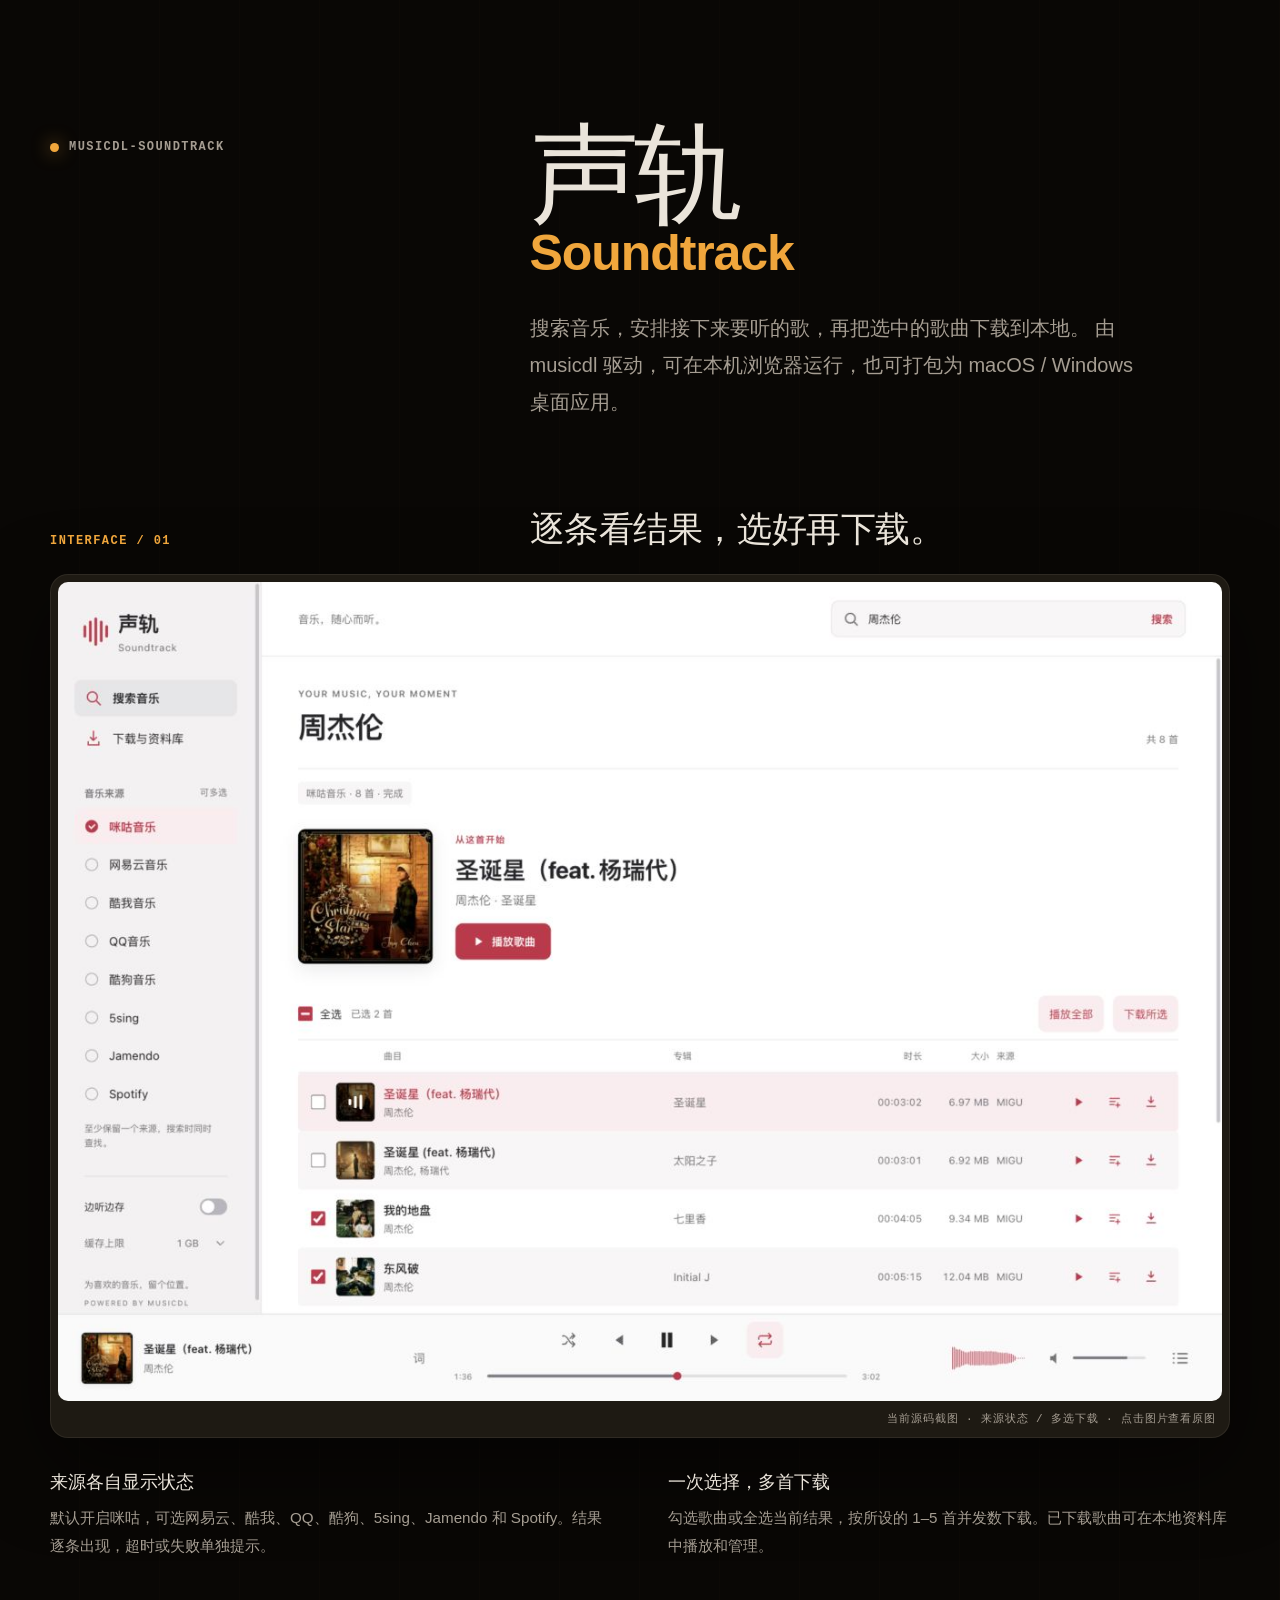
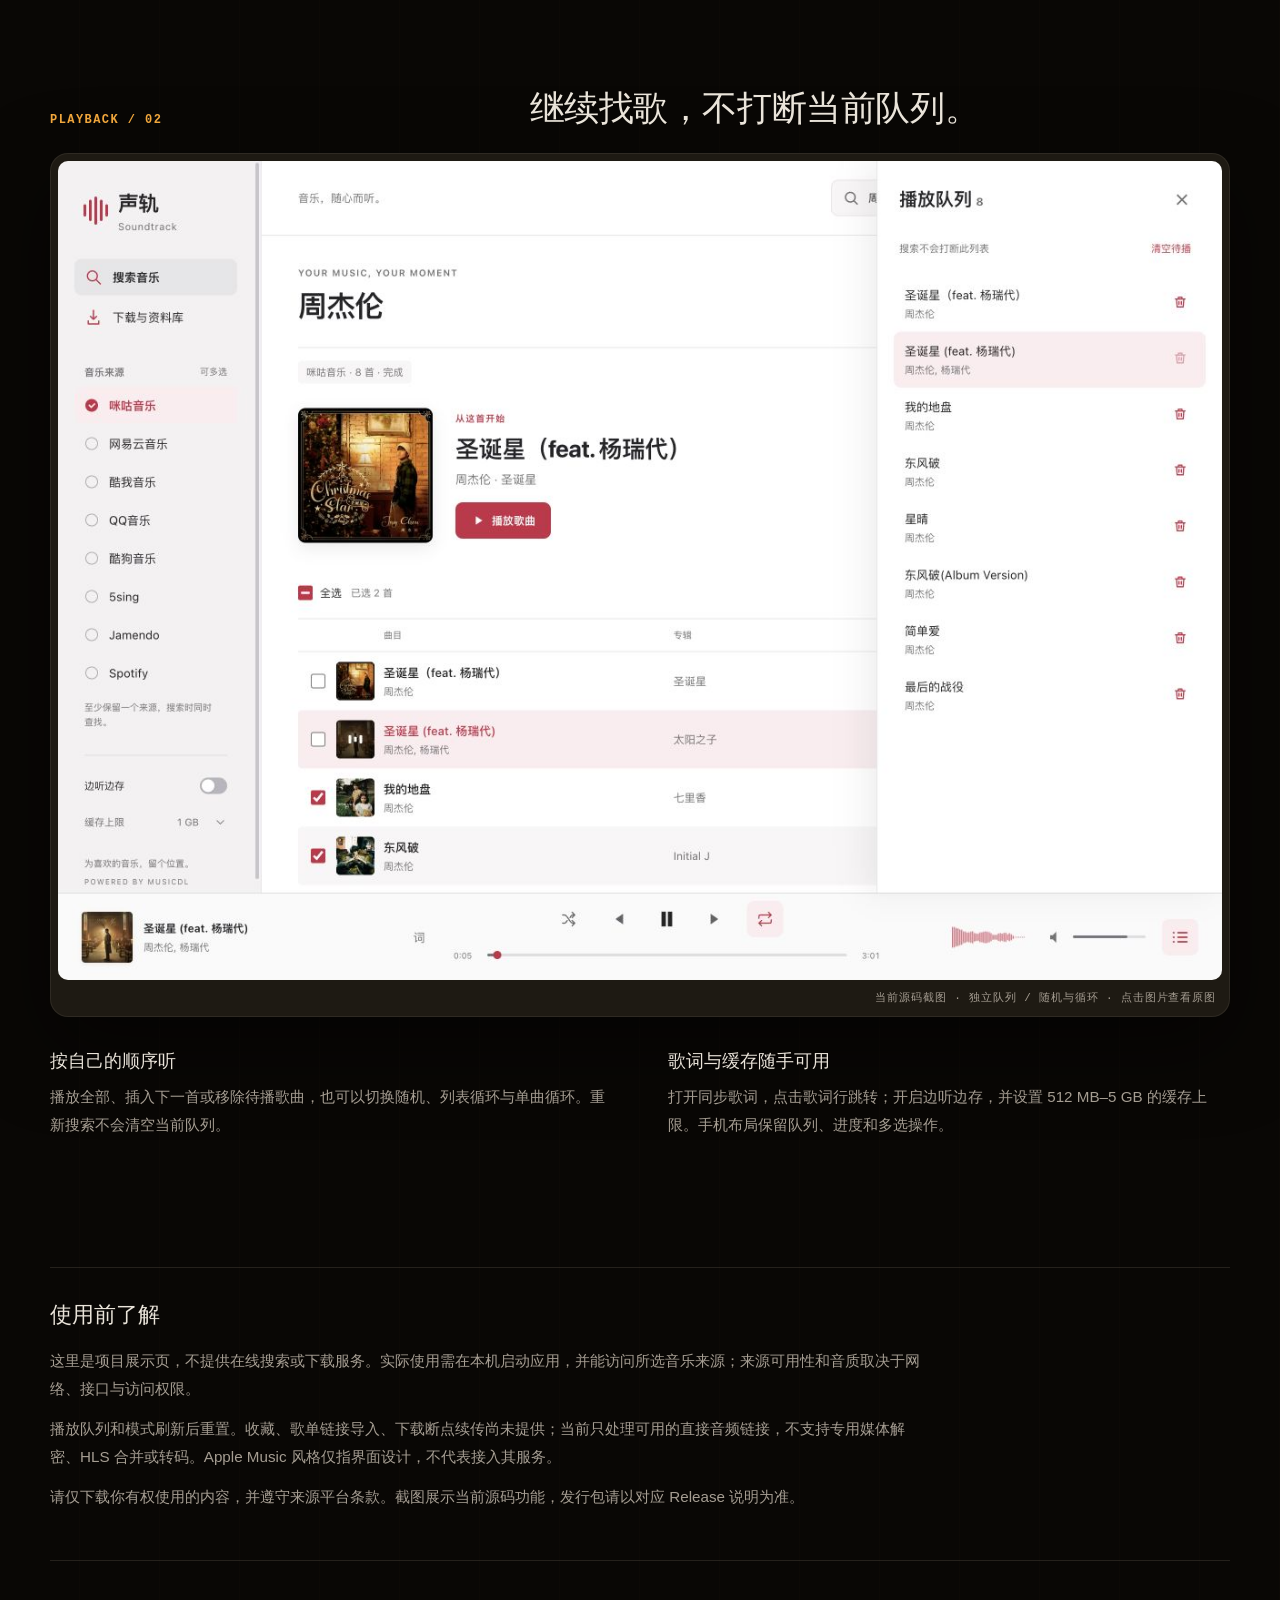
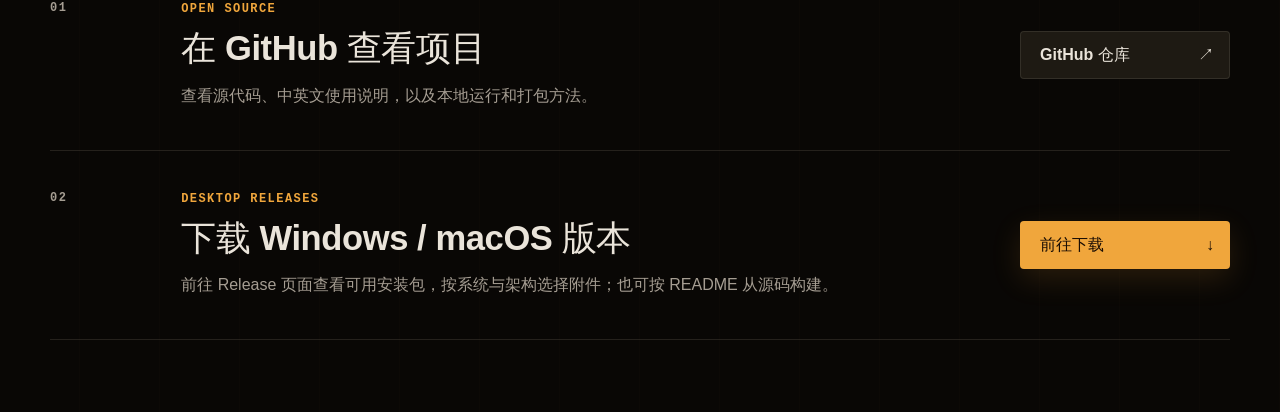
<file: docs/index.html>
<!doctype html>
<html lang="zh-CN">
  <head>
    <meta charset="utf-8">
    <meta name="viewport" content="width=device-width, initial-scale=1">
    <meta name="color-scheme" content="dark">
    <meta name="theme-color" content="#0d0c0a">
    <meta
      name="description"
      content="声轨 Soundtrack：本地音乐搜索、播放与下载界面，提供独立队列、随机与循环、多选下载、来源状态和同步歌词。支持本机浏览器、macOS 与 Windows。"
    >
    <title>声轨 Soundtrack · 搜索、排队播放、多选下载</title>
    <link rel="stylesheet" href="style.css">
  </head>
  <body>
    <main class="site-shell">
      <section class="intro" aria-labelledby="product-title">
        <p class="eyebrow"><span aria-hidden="true"></span>musicdl-soundtrack</p>
        <div class="intro-copy">
          <h1 id="product-title">声轨 <span>Soundtrack</span></h1>
          <p>
            搜索音乐，安排接下来要听的歌，再把选中的歌曲下载到本地。
            由 musicdl 驱动，可在本机浏览器运行，也可打包为 macOS / Windows 桌面应用。
          </p>
        </div>
      </section>

      <section class="interface" aria-labelledby="interface-title">
        <div class="section-label">
          <p>Interface / 01</p>
          <h2 id="interface-title">逐条看结果，选好再下载。</h2>
        </div>
        <figure class="interface-frame">
          <a class="screenshot-link" href="interface-desktop.webp" aria-label="查看搜索与多选下载界面原图">
          <img
            src="interface-desktop.webp"
            width="1280"
            height="900"
            fetchpriority="high"
            alt="声轨浅色主界面：咪咕来源搜索完成，勾选两首歌曲后可批量下载，底部为常驻播放器"
          >
          </a>
          <figcaption>当前源码截图 · 来源状态 / 多选下载 · 点击图片查看原图</figcaption>
        </figure>
        <ul class="capability-list">
          <li><strong>来源各自显示状态</strong><p>默认开启咪咕，可选网易云、酷我、QQ、酷狗、5sing、Jamendo 和 Spotify。结果逐条出现，超时或失败单独提示。</p></li>
          <li><strong>一次选择，多首下载</strong><p>勾选歌曲或全选当前结果，按所设的 1–5 首并发数下载。已下载歌曲可在本地资料库中播放和管理。</p></li>
        </ul>
      </section>

      <section class="interface" aria-labelledby="queue-title">
        <div class="section-label">
          <p>Playback / 02</p>
          <h2 id="queue-title">继续找歌，不打断当前队列。</h2>
        </div>
        <figure class="interface-frame">
          <a class="screenshot-link" href="interface-queue.webp" aria-label="查看独立播放队列界面原图">
            <img src="interface-queue.webp" width="1280" height="900" loading="lazy" alt="独立播放队列面板：查看八首歌曲、移除待播曲目或清空待播，底部保留播放与循环控制">
          </a>
          <figcaption>当前源码截图 · 独立队列 / 随机与循环 · 点击图片查看原图</figcaption>
        </figure>
        <ul class="capability-list">
          <li><strong>按自己的顺序听</strong><p>播放全部、插入下一首或移除待播歌曲，也可以切换随机、列表循环与单曲循环。重新搜索不会清空当前队列。</p></li>
          <li><strong>歌词与缓存随手可用</strong><p>打开同步歌词，点击歌词行跳转；开启边听边存，并设置 512 MB–5 GB 的缓存上限。手机布局保留队列、进度和多选操作。</p></li>
        </ul>
      </section>

      <section class="usage-note" aria-labelledby="usage-title">
        <h2 id="usage-title">使用前了解</h2>
        <p>这里是项目展示页，不提供在线搜索或下载服务。实际使用需在本机启动应用，并能访问所选音乐来源；来源可用性和音质取决于网络、接口与访问权限。</p>
        <p>播放队列和模式刷新后重置。收藏、歌单链接导入、下载断点续传尚未提供；当前只处理可用的直接音频链接，不支持专用媒体解密、HLS 合并或转码。Apple Music 风格仅指界面设计，不代表接入其服务。</p>
        <p>请仅下载你有权使用的内容，并遵守来源平台条款。截图展示当前源码功能，发行包请以对应 Release 说明为准。</p>
      </section>

      <section class="action-row" aria-labelledby="repository-title">
        <p class="action-index" aria-hidden="true">01</p>
        <div class="action-copy">
          <p class="action-kicker">Open source</p>
          <h2 id="repository-title">在 GitHub 查看项目</h2>
          <p>查看源代码、中英文使用说明，以及本地运行和打包方法。</p>
        </div>
        <a class="action-link action-link-secondary" href="https://github.com/LiuKay/musicdl-soundtrack">
          GitHub 仓库
          <span aria-hidden="true">↗</span>
        </a>
      </section>

      <section class="action-row action-row-download" aria-labelledby="download-title">
        <p class="action-index" aria-hidden="true">02</p>
        <div class="action-copy">
          <p class="action-kicker">Desktop releases</p>
          <h2 id="download-title">下载 Windows / macOS 版本</h2>
          <p>前往 Release 页面查看可用安装包，按系统与架构选择附件；也可按 README 从源码构建。</p>
        </div>
        <a class="action-link action-link-primary" href="https://github.com/LiuKay/musicdl-soundtrack/releases/latest">
          前往下载
          <span aria-hidden="true">↓</span>
        </a>
      </section>
    </main>
  </body>
</html>
</file>
<file: docs/style.css>
:root {
  color-scheme: dark;
  --canvas: oklch(13% 0.008 75);
  --surface-raised: oklch(22% 0.014 75);
  --text: oklch(92% 0.015 78);
  --text-muted: oklch(70% 0.018 78);
  --line: oklch(38% 0.018 78 / 45%);
  --amber: oklch(78% 0.145 72);
  --amber-ink: oklch(18% 0.03 63);
  --radius-small: 4px;
  --radius-medium: 10px;
  --radius-large: 18px;
  font-family: "Avenir Next", "Segoe UI", "PingFang SC", "Microsoft YaHei", sans-serif;
  font-synthesis: none;
  -webkit-font-smoothing: antialiased;
  -moz-osx-font-smoothing: grayscale;
}

* {
  box-sizing: border-box;
}

html {
  background: var(--canvas);
}

body {
  min-width: 0;
  margin: 0;
  color: var(--text);
  background-color: var(--canvas);
  background-image: repeating-linear-gradient(
    90deg,
    transparent 0,
    transparent 79px,
    oklch(78% 0.145 72 / 2.5%) 80px
  );
}

.site-shell {
  width: min(1180px, calc(100% - 48px));
  margin-inline: auto;
  padding-top: env(safe-area-inset-top);
  padding-bottom: max(72px, env(safe-area-inset-bottom));
}

.intro {
  display: grid;
  grid-template-columns: minmax(180px, 0.7fr) minmax(0, 1.3fr);
  gap: clamp(32px, 8vw, 112px);
  align-items: start;
  padding-block: clamp(64px, 10vw, 128px) clamp(48px, 7vw, 88px);
}

.eyebrow,
.section-label p,
.action-kicker,
.action-index {
  margin: 0;
  font-family: ui-monospace, "SFMono-Regular", Consolas, monospace;
  font-size: 0.75rem;
  font-weight: 600;
  line-height: 1.4;
  letter-spacing: 0.12em;
  text-transform: uppercase;
}

.eyebrow {
  display: flex;
  gap: 10px;
  align-items: center;
  min-width: 0;
  padding-top: 0.7rem;
  color: var(--text-muted);
  overflow-wrap: anywhere;
}

.eyebrow span {
  flex: 0 0 auto;
  width: 9px;
  height: 9px;
  border-radius: 50%;
  background: var(--amber);
  box-shadow: 0 0 18px oklch(78% 0.145 72 / 70%);
}

.intro-copy h1 {
  max-width: 780px;
  margin: 0;
  font-family: "Avenir Next Condensed", "Arial Narrow", "PingFang SC", sans-serif;
  font-size: clamp(3.5rem, 8.5vw, 7.75rem);
  font-weight: 700;
  line-height: 0.86;
  letter-spacing: -0.045em;
  text-wrap: balance;
}

.intro-copy h1 span {
  display: block;
  margin-top: 0.12em;
  color: var(--amber);
  font-size: 0.46em;
  font-weight: 600;
  line-height: 1;
  letter-spacing: -0.022em;
}

.intro-copy > p {
  max-width: 38rem;
  margin: 2rem 0 0;
  color: var(--text-muted);
  font-size: clamp(1rem, 1.6vw, 1.25rem);
  line-height: 1.85;
  text-wrap: pretty;
}

.interface {
  padding-bottom: clamp(72px, 10vw, 128px);
}

.section-label {
  display: grid;
  grid-template-columns: minmax(180px, 0.7fr) minmax(0, 1.3fr);
  gap: clamp(32px, 8vw, 112px);
  align-items: end;
  margin-bottom: 24px;
}

.section-label p,
.action-kicker {
  color: var(--amber);
}

.section-label h2,
.action-copy h2 {
  margin: 0;
  font-size: clamp(1.35rem, 2.7vw, 2.25rem);
  font-weight: 600;
  line-height: 1.2;
  letter-spacing: -0.012em;
  text-wrap: balance;
}

.interface-frame {
  margin: 0;
  padding: 8px;
  overflow: hidden;
  border-radius: var(--radius-large);
  background: var(--surface-raised);
  box-shadow:
    inset 0 0 0 1px oklch(92% 0.015 78 / 8%),
    0 28px 80px oklch(5% 0.008 75 / 50%);
}

.interface-frame img {
  display: block;
  width: 100%;
  height: auto;
  border-radius: var(--radius-medium);
  outline: 1px solid oklch(92% 0.015 78 / 10%);
  outline-offset: -1px;
}

.screenshot-link { display: block; border-radius: var(--radius-medium); }
.screenshot-link:focus-visible { outline: 3px solid var(--amber); outline-offset: 3px; }

.interface-frame figcaption {
  padding: 10px 6px 4px;
  color: var(--text-muted);
  font-family: ui-monospace, "SFMono-Regular", Consolas, monospace;
  font-size: 0.6875rem;
  letter-spacing: 0.08em;
  text-align: right;
}

.capability-list {
  display: grid;
  grid-template-columns: repeat(2, minmax(0, 1fr));
  gap: 32px 56px;
  margin: 32px 0 0;
  padding: 0;
  list-style: none;
}

.capability-list strong {
  font-size: 1.1rem;
  font-weight: 600;
}

.capability-list p,
.usage-note p {
  color: var(--text-muted);
  font-size: 0.95rem;
  line-height: 1.85;
  text-wrap: pretty;
}

.capability-list p { margin: 10px 0 0; }

.usage-note {
  padding: 32px 0 48px;
  border-top: 1px solid var(--line);
}

.usage-note h2 { margin: 0 0 18px; font-size: 1.35rem; font-weight: 600; }
.usage-note p { max-width: 880px; margin: 12px 0 0; }

.action-row {
  display: grid;
  grid-template-columns: 80px minmax(0, 1fr) auto;
  gap: clamp(20px, 4vw, 56px);
  align-items: center;
  min-height: 190px;
  padding-block: 36px;
  border-top: 1px solid var(--line);
}

.action-row-download {
  border-bottom: 1px solid var(--line);
}

.action-index {
  align-self: start;
  padding-top: 0.2rem;
  color: var(--text-muted);
}

.action-copy h2 {
  margin-top: 10px;
}

.action-copy > p:last-child {
  margin: 12px 0 0;
  color: var(--text-muted);
  line-height: 1.7;
  text-wrap: pretty;
}

.action-link {
  display: inline-flex;
  gap: 28px;
  align-items: center;
  justify-content: space-between;
  min-width: 210px;
  min-height: 48px;
  padding: 13px 16px 13px 20px;
  border-radius: var(--radius-small);
  color: var(--text);
  font-weight: 700;
  line-height: 1.2;
  text-decoration: none;
  touch-action: manipulation;
  transition-property: transform;
  transition-duration: 160ms;
  transition-timing-function: cubic-bezier(0.16, 1, 0.3, 1);
}

.action-link-secondary {
  background: var(--surface-raised);
  box-shadow: inset 0 0 0 1px oklch(92% 0.015 78 / 10%);
}

.action-link-primary {
  color: var(--amber-ink);
  background: var(--amber);
  box-shadow: 0 10px 30px oklch(78% 0.145 72 / 14%);
}

.action-link:focus-visible {
  outline: 3px solid var(--amber);
  outline-offset: 4px;
  box-shadow: 0 0 0 7px var(--canvas);
}

.action-link:active {
  transform: translateY(1px) scale(0.98);
}

@media (hover: hover) {
  .action-link:hover {
    transform: translateY(-2px);
  }
}

@media (max-width: 700px) {
  .capability-list { grid-template-columns: 1fr; gap: 24px; margin-top: 24px; }
  .site-shell {
    width: min(100% - 32px, 1180px);
    padding-bottom: max(48px, env(safe-area-inset-bottom));
  }

  .intro {
    display: block;
    padding-block: 52px 56px;
  }

  .eyebrow {
    padding-top: 0;
    margin-bottom: 36px;
  }

  .intro-copy h1 {
    font-size: clamp(3.35rem, 17vw, 4.75rem);
  }

  .intro-copy > p {
    margin-top: 1.5rem;
    font-size: 1rem;
    line-height: 1.75;
  }

  .interface {
    padding-bottom: 72px;
  }

  .section-label {
    display: block;
    margin-bottom: 18px;
  }

  .section-label p {
    margin-bottom: 10px;
  }

  .interface-frame {
    padding: 4px;
    border-radius: var(--radius-medium);
  }

  .interface-frame img {
    border-radius: 6px;
  }

  .interface-frame figcaption {
    padding: 8px 4px 3px;
    font-size: 0.625rem;
  }

  .action-row {
    grid-template-columns: 32px minmax(0, 1fr);
    gap: 16px;
    min-height: 0;
    padding-block: 32px;
  }

  .action-copy h2 {
    font-size: 1.5rem;
  }

  .action-link {
    grid-column: 2;
    width: 100%;
    min-width: 0;
    margin-top: 4px;
  }
}

@media (prefers-reduced-motion: reduce) {
  .action-link {
    transition: none;
  }

  .action-link:hover,
  .action-link:active {
    transform: none;
  }
}
</file>
